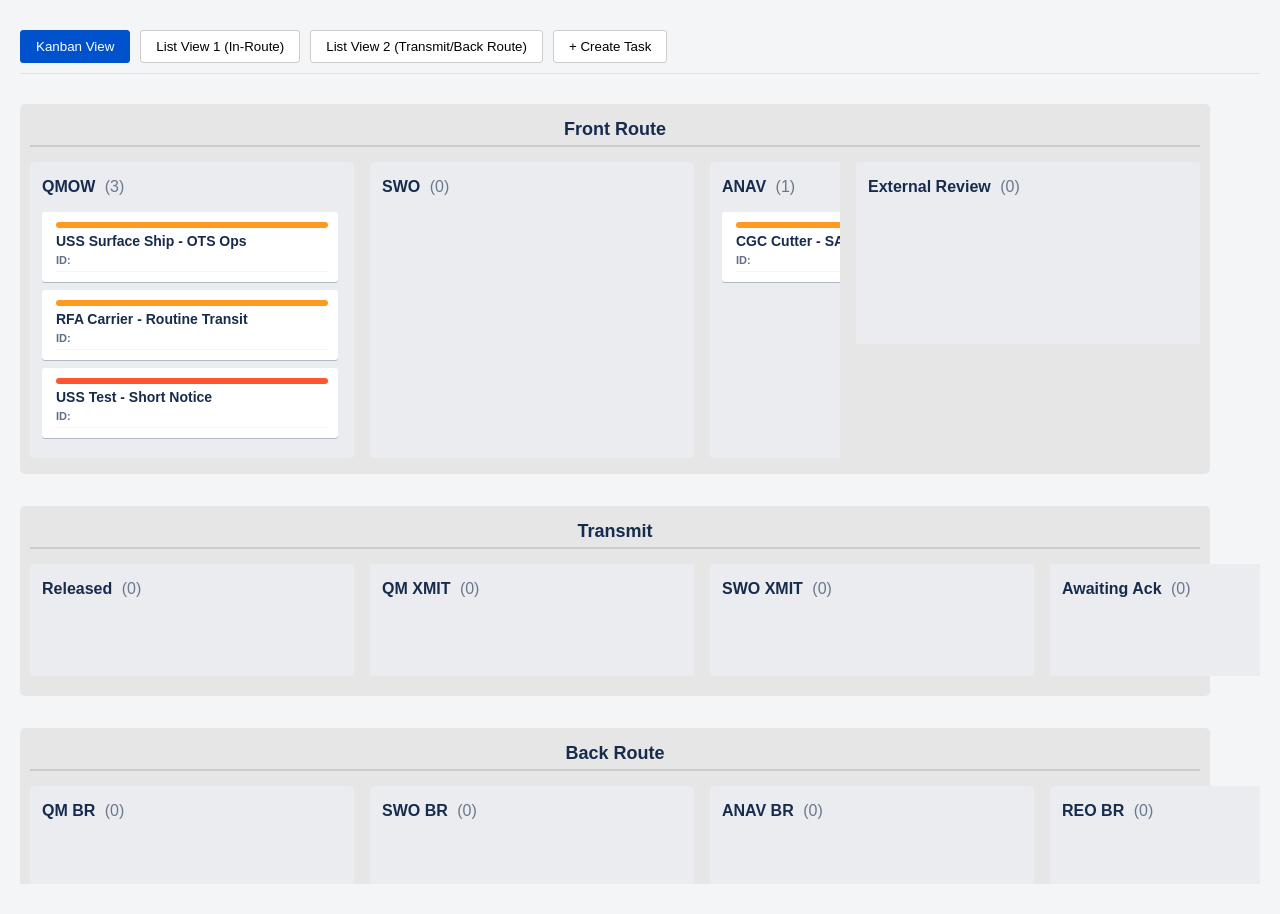
<file: index.html>
<!DOCTYPE html>
<html lang="en">
<head>
    <meta charset="UTF-8">
    <meta name="viewport" content="width=device-width, initial-scale=1.0">
    <title>Functional Kanban & List Task Board</title>
    <link rel="stylesheet" href="css/styles.css">
</head>
<body>

    <div class="main-interface">

        <!-- ========================= -->
        <!-- TEMPLATES (for JS usage) -->
        <!-- ========================= -->

        <!-- Kanban Card Template -->
        <template id="kanban-card-template">
            <div class="task-card" draggable="true" data-task-id="">
                <div class="task-priority"></div>

                <div class="task-title-group">
                    <div class="task-title task-title-text"></div>
                </div>

                <div class="task-meta task-op-details">
                    <div class="meta-item dtg-info">
                        <label>ID:</label>
                        <span class="dtg-value task-id-text"></span>
                    </div>
                </div>
            </div>
        </template>

        <!-- List View Row Template -->
        <template id="list-row-template">
            <tr class="list-task-row" data-task-id="">
                <td class="list-task-id"></td>
                <td class="list-task-title"></td>
                <td class="list-task-status"></td>
                <td class="list-task-dtg"></td>
                <td>
                    <span class="priority-badge"></span>
                </td>
                <td class="list-task-assignee"></td>
            </tr>
        </template>

        <!-- History Item Template -->
        <template id="history-item-template">
            <div class="history-item">
                <span class="timestamp"></span>
                <span class="action"></span>
            </div>
        </template>

        <!-- New Task Attachment Item Template -->
        <template id="new-task-attachment-item-template">
            <li class="attachment-item">
                <span class="file-name"></span>
                <button type="button" class="remove-file-btn">&times;</button>
            </li>
        </template>

        <!-- ========================= -->
        <!-- HEADER / VIEW TOGGLE     -->
        <!-- ========================= -->

        <div class="header-bar">
            <button class="view-toggle-btn active" id="showKanban" data-view="kanban">Kanban View</button>
            <button class="view-toggle-btn" id="showListView" data-view="list1">List View 1 (In-Route)</button>
            <button class="view-toggle-btn" id="showListView2" data-view="list2">List View 2 (Transmit/Back Route)</button>
            <button class="create-task-btn" id="openCreateTaskModal">+ Create Task</button>
        </div>

        <!-- ========================= -->
        <!-- KANBAN VIEW               -->
        <!-- ========================= -->

        <div class="view-container active" id="kanbanView">
            <div class="kanban-board-container" id="kanbanBoard">

                <!-- Front Route Group -->
                <div class="workflow-group" data-group="Front-Route">
                    <h2 class="group-header">Front Route</h2>
                    <div class="group-row">
                        <div class="group-columns">

                        <div class="kanban-column" id="column-qmow">
                            <h3 class="column-header">QMOW <span class="task-count">(0)</span></h3>
                            <div class="task-list" data-status="qmow"></div>
</div>

                        <div class="kanban-column" id="column-swo">
                            <h3 class="column-header">SWO <span class="task-count">(0)</span></h3>
                            <div class="task-list" data-status="swo"></div>
</div>

                        <div class="kanban-column" id="column-anav">
                            <h3 class="column-header">ANAV <span class="task-count">(0)</span></h3>
                            <div class="task-list" data-status="anav"></div>
</div>

                        <div class="kanban-column" id="column-reo">
                            <h3 class="column-header">REO <span class="task-count">(0)</span></h3>
                            <div class="task-list" data-status="reo"></div>
</div>
                        </div>


                    <!-- External Review Panel (acts like a 5th Front Route column) -->
                    <div class="kanban-column external-review-panel" id="column-external-review">
                        <h3 class="column-header">External Review <span class="task-count">(0)</span></h3>
                        <div class="task-list" data-status="external-review"></div>
                    </div>
                    </div>
                </div>

                <!-- Transmit Group -->
                <div class="workflow-group" data-group="Transmit">
                    <h2 class="group-header">Transmit</h2>
                    <div class="group-columns">

                        <div class="kanban-column" id="column-released">
                            <h3 class="column-header">Released <span class="task-count">(0)</span></h3>
                            <div class="task-list" data-status="released"></div>
</div>

                        <div class="kanban-column" id="column-qm-xmit">
                            <h3 class="column-header">QM XMIT <span class="task-count">(0)</span></h3>
                            <div class="task-list" data-status="qm-xmit"></div>
</div>

                        <div class="kanban-column" id="column-swo-xmit">
                            <h3 class="column-header">SWO XMIT <span class="task-count">(0)</span></h3>
                            <div class="task-list" data-status="swo-xmit"></div>
</div>

                        <div class="kanban-column" id="column-awaiting-ack">
                            <h3 class="column-header">Awaiting Ack <span class="task-count">(0)</span></h3>
                            <div class="task-list" data-status="awaiting-ack"></div>
</div>
                    </div>
                </div>

                <!-- Back Route Group -->
                <div class="workflow-group" data-group="Back-Route">
                    <h2 class="group-header">Back Route</h2>
                    <div class="group-columns">

                        <div class="kanban-column" id="column-qm-br">
                            <h3 class="column-header">QM BR <span class="task-count">(0)</span></h3>
                            <div class="task-list" data-status="qm-br"></div>
</div>

                        <div class="kanban-column" id="column-swo-br">
                            <h3 class="column-header">SWO BR <span class="task-count">(0)</span></h3>
                            <div class="task-list" data-status="swo-br"></div>
</div>

                        <div class="kanban-column" id="column-anav-br">
                            <h3 class="column-header">ANAV BR <span class="task-count">(0)</span></h3>
                            <div class="task-list" data-status="anav-br"></div>
</div>

                        <div class="kanban-column" id="column-reo-br">
                            <h3 class="column-header">REO BR <span class="task-count">(0)</span></h3>
                            <div class="task-list" data-status="reo-br"></div>
</div>
                    </div>
                </div>

                <!-- Lifecycle Group -->
                <div class="workflow-group" data-group="Lifecycle">
                    <h2 class="group-header">Lifecycle</h2>
                    <div class="group-columns">

                        <div class="kanban-column" id="column-approved">
                            <h3 class="column-header">Approved <span class="task-count">(0)</span></h3>
                            <div class="task-list" data-status="approved"></div>
</div>

                        <div class="kanban-column" id="column-active">
                            <h3 class="column-header">Active <span class="task-count">(0)</span></h3>
                            <div class="task-list" data-status="active"></div>
</div>

                        <div class="kanban-column" id="column-wasp-deletions">
                            <h3 class="column-header">WASP Deletions <span class="task-count">(0)</span></h3>
                            <div class="task-list" data-status="wasp-deletions"></div>
</div>

                        <div class="kanban-column" id="column-filed">
                            <h3 class="column-header">Filed <span class="task-count">(0)</span></h3>
                            <div class="task-list" data-status="filed"></div>
</div>

                    </div>
                </div>

            </div>
        </div>

        <!-- ========================= -->
        <!-- LIST VIEW 1               -->
        <!-- ========================= -->

        <div class="view-container" id="listView1" style="display: none;">
            <div class="list-view-container">
                <h2>List View: All In-Route Tasks</h2>
                <table class="task-list-table" id="taskTable">
                    <thead>
                        <tr>
                            <th data-sort-by="id" class="sortable" data-sort-dir="asc">Task ID</th>
                            <th data-sort-by="title" class="sortable">Unit - Operation</th>
                            <th data-sort-by="status" class="sortable">Status</th>
                            <th data-sort-by="dtgDate" class="sortable">DTG</th>
                            <th data-sort-by="priority" class="sortable">Priority</th>
                            <th data-sort-by="assignee" class="sortable">Assignee</th>
                        </tr>
                    </thead>
                    <tbody class="list-tbody">
                        <!-- Populated by JS using list-row-template -->
                    </tbody>
                </table>
            </div>
        </div>

        <!-- ========================= -->
        <!-- LIST VIEW 2 (Placeholder) -->
        <!-- ========================= -->

        <div class="view-container" id="listView2" style="display: none;">
            <div class="list-view-container">
                <h2>List View 2: Placeholder for Future Use</h2>
                <p>This view is ready for your specific Transmit/Back Route logic.</p>
            </div>
        </div>

    </div>

    <!-- ========================= -->
    <!-- TASK DETAIL MODAL         -->
    <!-- ========================= -->

    <div class="task-modal-overlay" id="taskDetailModal">
        <div class="task-modal-content">

            <div class="modal-header">
                <h2 class="task-title-edit" id="modal-task-title"></h2>
                <span class="task-key" id="modal-task-key"></span>
                <button class="close-modal-btn" data-close-modal="taskDetailModal">&times;</button>
            </div>

            <div class="modal-body">

                <div class="modal-details-col">
                    <div class="field-section">
                        <label>Status:</label>
                        <select class="task-status-dropdown" data-field="status">
                            <option value="qmow">QMOW</option>
                            <option value="swo">SWO</option>
                            <option value="anav">ANAV</option>
                            <option value="external-review">External Review</option>
                            <option value="reo">REO</option>
                            <option value="released">Released</option>
                            <option value="qm-xmit">QM XMIT</option>
                            <option value="swo-xmit">SWO XMIT</option>
                            <option value="awaiting-ack">Awaiting Ack</option>
                            <option value="qm-br">QM BR</option>
                            <option value="swo-br">SWO BR</option>
                            <option value="anav-br">ANAV BR</option>
                            <option value="reo-br">REO BR</option>
                            <option value="approved">Approved</option>
                            <option value="active">Active</option>
                            <option value="wasp-deletions">WASP Deletions</option>
                            <option value="filed">Filed</option>
                        </select>
                    </div>

                    <div class="field-section">
                        <label>Description:</label>
                        <div class="description-area" contenteditable="true" id="modal-description-editable">
                            <p id="modal-description"></p>
                        </div>
                    </div>

                    <div class="activity-section">
                        <h3>Activity & History</h3>
                        <textarea class="comment-input" placeholder="Write a comment..."></textarea>
                        <div class="comment-list" id="modal-history-list">
                            <!-- History items injected via history-item-template -->
                        </div>
                    </div>
                </div>

                <div class="modal-meta-col">

                    <div class="metadata-section" id="modal-metadata-section" data-editing="false">
                        <div class="metadata-header">
                            <h3>Metadata</h3>
                            <button class="edit-metadata-btn">Edit Task Info</button>
                        </div>

                        <p><strong>Unit:</strong> <span id="modal-unit-name"></span></p>
                        <p><strong>Operation:</strong> <span id="modal-op-name"></span></p>
                        <p><strong>DTG:</strong> <span id="modal-dtg"></span></p>
                        <p><strong>Duration:</strong> <span id="modal-duration"></span></p>
                        <p><strong>Assignee:</strong> <span id="modal-assignee"></span></p>
                        <p><strong>Priority:</strong> <span id="modal-priority"></span></p>
                    </div>

                    
                    <div class="metadata-section" id="modal-external-review-section">
                        <div class="metadata-header">
                            <h3>External Review</h3>
                        </div>

                        <p><label><input type="checkbox" id="er-required-n34"> N34 Review Required</label></p>
                        <p><label><input type="checkbox" id="er-required-n57"> N5/7 Review Required</label></p>

                        <hr>

                        <p><label><input type="checkbox" id="er-complete-n34"> N34 Complete</label></p>
                        <p><label><input type="checkbox" id="er-complete-n57"> N5/7 Complete</label></p>

                        <p id="er-hint" style="margin-top:10px; color:#5e6c84; font-size:12px;"></p>
                    </div>

<div class="attachments-section">
                        <h3>Attachments</h3>
                        <ul class="attachment-list">
                            <li class="attachment-item editable" data-file-type="txt">
                                <span class="file-name">Requirements_Draft.txt</span>
                                <button class="edit-btn" data-file-path="reqs-draft.txt">Edit</button>
                            </li>
                        </ul>
                        <button class="upload-btn">Attach Files</button>
                    </div>

                    <div class="txt-editor-container hidden" id="txtEditorArea">
                        <div class="editor-tabs">
                            <button class="tab-btn active" data-tab="editor">Editor</button>
                            <button class="tab-btn" data-tab="history">History</button>
                        </div>

                        <div class="editor-content" id="editor-tab">
                            <textarea class="txt-file-editor" id="txtContent">
This is the content of the editable text file. You can edit and save changes here.
                            </textarea>
                            <button class="save-file-btn">Save Changes</button>
                        </div>

                        <div class="editor-content" id="history-tab" style="display: none;">
                            <h4>Version History</h4>
                            <ul class="version-list">
                                <li data-version-id="3">v3 (Current) - Dec 10, 12:00 PM</li>
                                <li data-version-id="2">
                                    v2 - Dec 9, 04:30 PM
                                    <button class="revert-btn">Revert</button>
                                </li>
                            </ul>
                        </div>
                    </div>

                </div>
            </div>
        </div>
    </div>

    <!-- ========================= -->
    <!-- CREATE TASK MODAL         -->
    <!-- ========================= -->

    <div class="task-modal-overlay" id="createTaskModal">
        <div class="task-modal-content">

            <div class="modal-header">
                <h2 class="task-title-edit">Create New Task (MI-XXX)</h2>
                <button class="close-modal-btn" data-close-modal="createTaskModal">&times;</button>
            </div>

            <form id="newTaskForm" class="modal-body create-form">
                <div class="modal-details-col">
                    <div class="field-section">
                        <label for="unitName">Unit Name (e.g., USS Destroyer)</label>
                        <input type="text" id="unitName" required>
                    </div>

                    <div class="field-section">
                        <label for="operationName">Operation Name (e.g., Port Visit)</label>
                        <input type="text" id="operationName" required>
                    </div>

                    <div class="field-section">
                        <label for="description">Detailed Description</label>
                        <textarea id="description" rows="4" placeholder="Briefly describe the task, requirements, and next steps."></textarea>
                    </div>

                    <div class="field-section attachment-drop-zone" id="newTaskDropZone">
                        <label>Attachments (Drag & Drop or Click)</label>
                        <input type="file" id="newTaskFileSelect" multiple style="display: none;">
                        <div class="drop-zone-area">
                            <p>Drag files here or click to browse</p>
                            <ul id="newTaskAttachmentList">
                                <!-- New task attachments injected via template -->
                            </ul>
                        </div>
                    </div>
                </div>

                <div class="modal-meta-col">
                    <div class="field-section">
                        <label for="dtg">DTG (DDHHMMZMMMYY)</label>
                        <input type="text" id="dtg" required placeholder="e.g., 101330Z DEC 25" title="Format: DDHHMMZMMMYY (e.g., 101330Z DEC 25)">
                        <div class="validation-message" id="dtg-validation-msg"></div>
                    </div>

                    <div class="field-section">
                        <label for="opStart">Operation Start (Date/Time)</label>
                        <input type="datetime-local" id="opStart" required>
                    </div>

                    <div class="field-section">
                        <label for="opEnd">Operation End (Date/Time)</label>
                        <input type="datetime-local" id="opEnd">
                    </div>

                    <div class="field-section">
                        <label>Initial Status & Assignee:</label>
                        <p><strong>Front Route: QMOW (User A)</strong></p>
                    </div>

                    <button type="submit" class="save-file-btn create-task-submit-btn">Create Task</button>
                </div>
            </form>
        </div>
    </div>

    <!-- ========================= -->
    <!-- JS FILES (OPTION A)       -->
    <!-- ========================= -->

    <script src="js/data.js"></script>
    <script src="js/utils.js"></script>
    <script src="js/priority.js"></script>
    <script src="js/kanban-render.js"></script>
    <script src="js/list-render.js"></script>
    <script src="js/drag-drop.js"></script>
    <script src="js/modals.js"></script>
    <script src="js/attachments.js"></script>
    <script src="js/main.js"></script>
    <script src="js/flowRules.js"></script>
</body>
</html>
</file>
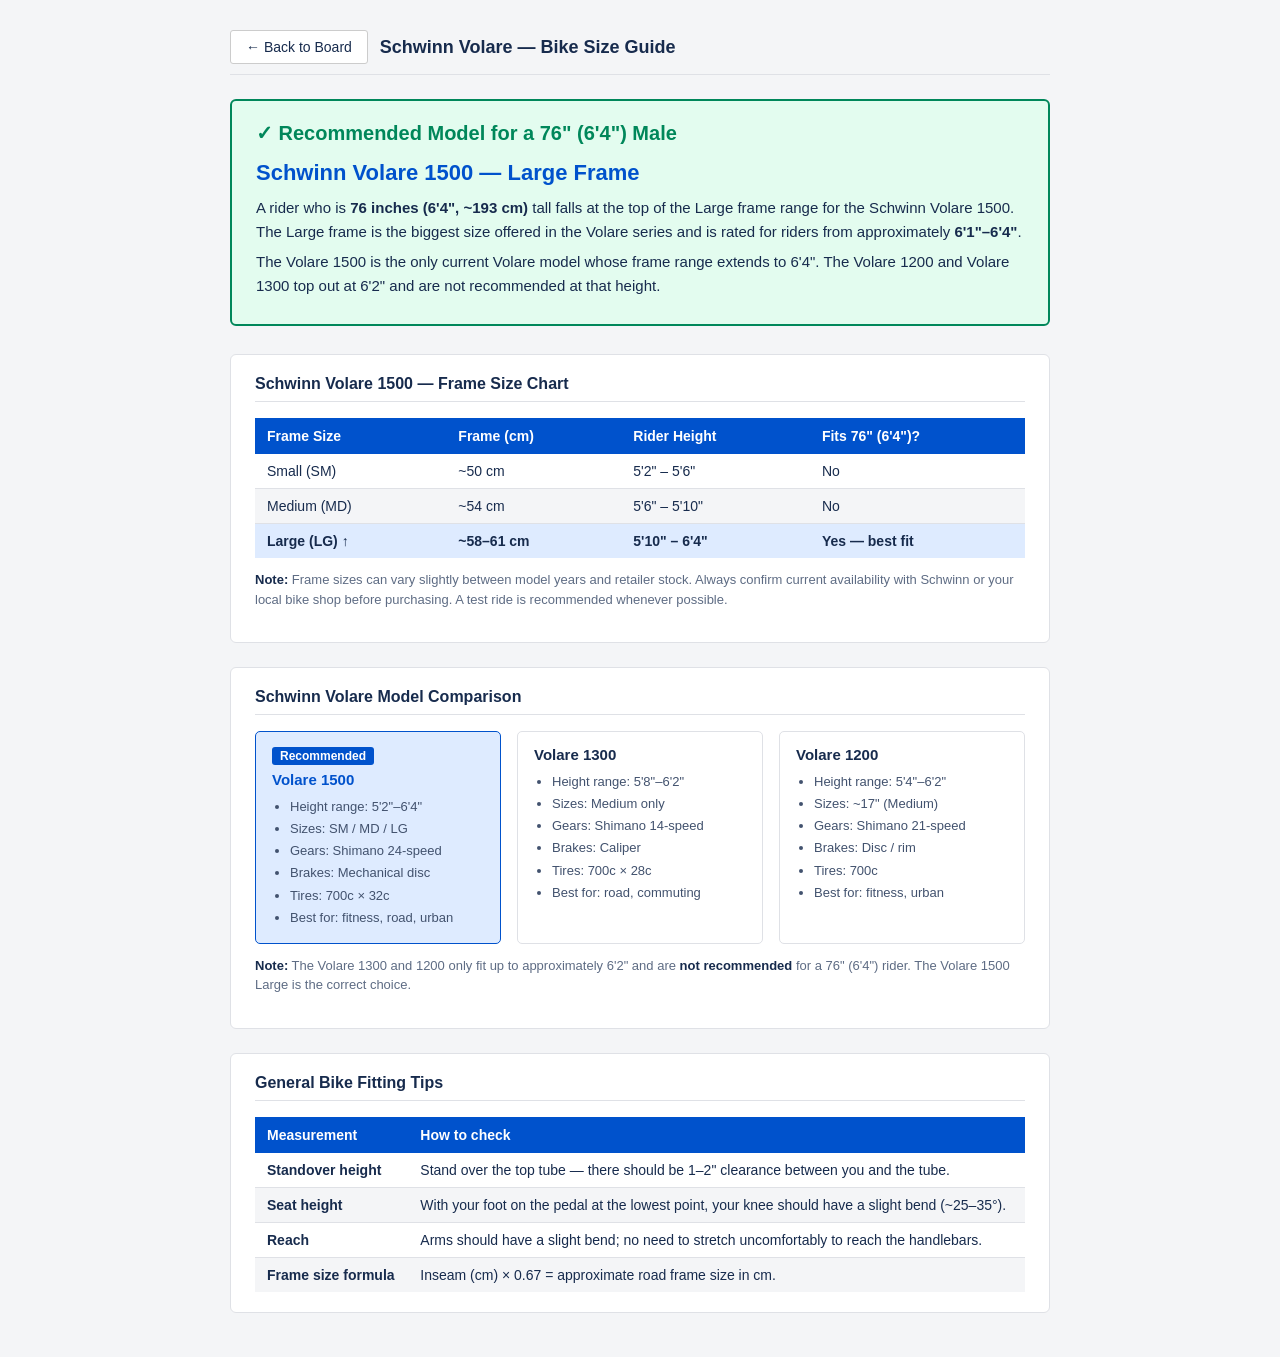
<file: bike-size.html>
<!DOCTYPE html>
<html lang="en">
<head>
    <meta charset="UTF-8">
    <meta name="viewport" content="width=device-width, initial-scale=1.0">
    <title>Schwinn Volare Bike Size Guide</title>
    <style>
        body {
            font-family: Arial, sans-serif;
            background-color: #f4f5f7;
            margin: 0;
            padding: 20px;
            color: #172b4d;
        }

        .page-wrapper {
            max-width: 820px;
            margin: 0 auto;
        }

        .header-bar {
            display: flex;
            align-items: center;
            gap: 12px;
            padding: 10px 0;
            margin-bottom: 24px;
            border-bottom: 1px solid #dfe1e6;
        }

        .header-bar a {
            padding: 8px 15px;
            border: 1px solid #ccc;
            border-radius: 3px;
            background-color: #ffffff;
            color: #172b4d;
            text-decoration: none;
            font-size: 14px;
        }

        .header-bar a:hover {
            background-color: #f0f0f0;
        }

        .header-bar h1 {
            font-size: 18px;
            margin: 0;
            color: #172b4d;
        }

        /* Highlighted recommendation card */
        .recommendation-card {
            background-color: #e3fcef;
            border: 2px solid #00875a;
            border-radius: 6px;
            padding: 20px 24px;
            margin-bottom: 28px;
        }

        .recommendation-card h2 {
            margin: 0 0 10px 0;
            font-size: 20px;
            color: #00875a;
        }

        .recommendation-card p {
            margin: 6px 0;
            font-size: 15px;
            line-height: 1.6;
        }

        .recommendation-card .model-highlight {
            font-size: 22px;
            font-weight: bold;
            color: #0052cc;
        }

        /* Section */
        .section {
            background-color: #ffffff;
            border: 1px solid #dfe1e6;
            border-radius: 6px;
            padding: 20px 24px;
            margin-bottom: 24px;
        }

        .section h2 {
            font-size: 16px;
            margin: 0 0 16px 0;
            color: #172b4d;
            border-bottom: 1px solid #dfe1e6;
            padding-bottom: 8px;
        }

        /* Sizing table */
        table {
            width: 100%;
            border-collapse: collapse;
            font-size: 14px;
        }

        th {
            background-color: #0052cc;
            color: #ffffff;
            padding: 10px 12px;
            text-align: left;
        }

        td {
            padding: 9px 12px;
            border-bottom: 1px solid #dfe1e6;
        }

        tr:last-child td {
            border-bottom: none;
        }

        tr:nth-child(even) td {
            background-color: #f4f5f7;
        }

        tr.highlighted td {
            background-color: #deebff !important;
            font-weight: bold;
        }

        /* Model comparison */
        .model-grid {
            display: grid;
            grid-template-columns: repeat(auto-fit, minmax(220px, 1fr));
            gap: 16px;
        }

        .model-card {
            border: 1px solid #dfe1e6;
            border-radius: 5px;
            padding: 14px 16px;
        }

        .model-card.recommended {
            border-color: #0052cc;
            background-color: #deebff;
        }

        .model-card h3 {
            margin: 0 0 8px 0;
            font-size: 15px;
            color: #172b4d;
        }

        .model-card.recommended h3 {
            color: #0052cc;
        }

        .model-card ul {
            margin: 0;
            padding-left: 18px;
            font-size: 13px;
            line-height: 1.7;
            color: #42526e;
        }

        .badge {
            display: inline-block;
            padding: 2px 8px;
            border-radius: 3px;
            font-size: 12px;
            font-weight: bold;
            background-color: #0052cc;
            color: #ffffff;
            margin-bottom: 6px;
        }

        .note {
            font-size: 13px;
            color: #5e6c84;
            margin-top: 12px;
            line-height: 1.5;
        }

        .note strong {
            color: #172b4d;
        }

        /* Screen-reader-only utility */
        .visually-hidden {
            position: absolute;
            width: 1px;
            height: 1px;
            padding: 0;
            margin: -1px;
            overflow: hidden;
            clip: rect(0, 0, 0, 0);
            white-space: nowrap;
            border: 0;
        }
    </style>
</head>
<body>

<div class="page-wrapper">

    <div class="header-bar">
        <a href="index.html" aria-label="Back to Board">&larr; Back to Board</a>
        <h1>Schwinn Volare — Bike Size Guide</h1>
    </div>

    <!-- Answer to the issue question -->
    <div class="recommendation-card">
        <h2><span aria-hidden="true">&#10003;</span><span class="visually-hidden">Recommended:</span> Recommended Model for a 76&quot; (6&apos;4&quot;) Male</h2>
        <p class="model-highlight">Schwinn Volare 1500 &mdash; Large Frame</p>
        <p>A rider who is <strong>76 inches (6&apos;4&quot;, ~193 cm)</strong> tall falls at the top of the Large frame range
           for the Schwinn Volare 1500. The Large frame is the biggest size offered in the Volare series and is rated
           for riders from approximately <strong>6&apos;1&quot;&ndash;6&apos;4&quot;</strong>.</p>
        <p>The Volare 1500 is the only current Volare model whose frame range extends to 6&apos;4&quot;.
           The Volare 1200 and Volare 1300 top out at 6&apos;2&quot; and are not recommended at that height.</p>
    </div>

    <!-- Schwinn Volare sizing chart -->
    <div class="section">
        <h2>Schwinn Volare 1500 — Frame Size Chart</h2>
        <table>
            <thead>
                <tr>
                    <th>Frame Size</th>
                    <th>Frame (cm)</th>
                    <th>Rider Height</th>
                    <th>Fits 76&quot; (6&apos;4&quot;)?</th>
                </tr>
            </thead>
            <tbody>
                <tr>
                    <td>Small (SM)</td>
                    <td>~50 cm</td>
                    <td>5&apos;2&quot; &ndash; 5&apos;6&quot;</td>
                    <td>No</td>
                </tr>
                <tr>
                    <td>Medium (MD)</td>
                    <td>~54 cm</td>
                    <td>5&apos;6&quot; &ndash; 5&apos;10&quot;</td>
                    <td>No</td>
                </tr>
                <tr class="highlighted">
                    <td>Large (LG) <span aria-label="Recommended size">&uarr;</span></td>
                    <td>~58&ndash;61 cm</td>
                    <td>5&apos;10&quot; &ndash; 6&apos;4&quot;</td>
                    <td><strong>Yes &mdash; best fit</strong></td>
                </tr>
            </tbody>
        </table>
        <p class="note">
            <strong>Note:</strong> Frame sizes can vary slightly between model years and retailer stock.
            Always confirm current availability with Schwinn or your local bike shop before purchasing.
            A test ride is recommended whenever possible.
        </p>
    </div>

    <!-- Model comparison -->
    <div class="section">
        <h2>Schwinn Volare Model Comparison</h2>
        <div class="model-grid">

            <div class="model-card recommended">
                <span class="badge">Recommended</span>
                <h3>Volare 1500</h3>
                <ul>
                    <li>Height range: 5&apos;2&quot;&ndash;6&apos;4&quot;</li>
                    <li>Sizes: SM / MD / LG</li>
                    <li>Gears: Shimano 24-speed</li>
                    <li>Brakes: Mechanical disc</li>
                    <li>Tires: 700c &times; 32c</li>
                    <li>Best for: fitness, road, urban</li>
                </ul>
            </div>

            <div class="model-card">
                <h3>Volare 1300</h3>
                <ul>
                    <li>Height range: 5&apos;8&quot;&ndash;6&apos;2&quot;</li>
                    <li>Sizes: Medium only</li>
                    <li>Gears: Shimano 14-speed</li>
                    <li>Brakes: Caliper</li>
                    <li>Tires: 700c &times; 28c</li>
                    <li>Best for: road, commuting</li>
                </ul>
            </div>

            <div class="model-card">
                <h3>Volare 1200</h3>
                <ul>
                    <li>Height range: 5&apos;4&quot;&ndash;6&apos;2&quot;</li>
                    <li>Sizes: ~17&quot; (Medium)</li>
                    <li>Gears: Shimano 21-speed</li>
                    <li>Brakes: Disc / rim</li>
                    <li>Tires: 700c</li>
                    <li>Best for: fitness, urban</li>
                </ul>
            </div>

        </div>
        <p class="note">
            <strong>Note:</strong> The Volare 1300 and 1200 only fit up to approximately 6&apos;2&quot; and are
            <strong>not recommended</strong> for a 76&quot; (6&apos;4&quot;) rider. The Volare 1500 Large is the
            correct choice.
        </p>
    </div>

    <!-- General fitting tips -->
    <div class="section">
        <h2>General Bike Fitting Tips</h2>
        <table>
            <thead>
                <tr>
                    <th>Measurement</th>
                    <th>How to check</th>
                </tr>
            </thead>
            <tbody>
                <tr>
                    <td><strong>Standover height</strong></td>
                    <td>Stand over the top tube — there should be 1&ndash;2&quot; clearance between you and the tube.</td>
                </tr>
                <tr>
                    <td><strong>Seat height</strong></td>
                    <td>With your foot on the pedal at the lowest point, your knee should have a slight bend (~25&ndash;35&deg;).</td>
                </tr>
                <tr>
                    <td><strong>Reach</strong></td>
                    <td>Arms should have a slight bend; no need to stretch uncomfortably to reach the handlebars.</td>
                </tr>
                <tr>
                    <td><strong>Frame size formula</strong></td>
                    <td>Inseam (cm) &times; 0.67 = approximate road frame size in cm.</td>
                </tr>
            </tbody>
        </table>
    </div>

</div>

</body>
</html>
</file>
<file: css/styles.css>
/* Master stylesheet that imports all namespaced CSS files */
@import url('global.css');
@import url('kanban.css');
@import url('list-view.css');
@import url('modal-and-metadata.css');
@import url('attachments-and-editor.css');
@import url('forms-and-dropzone.css');
</file>
